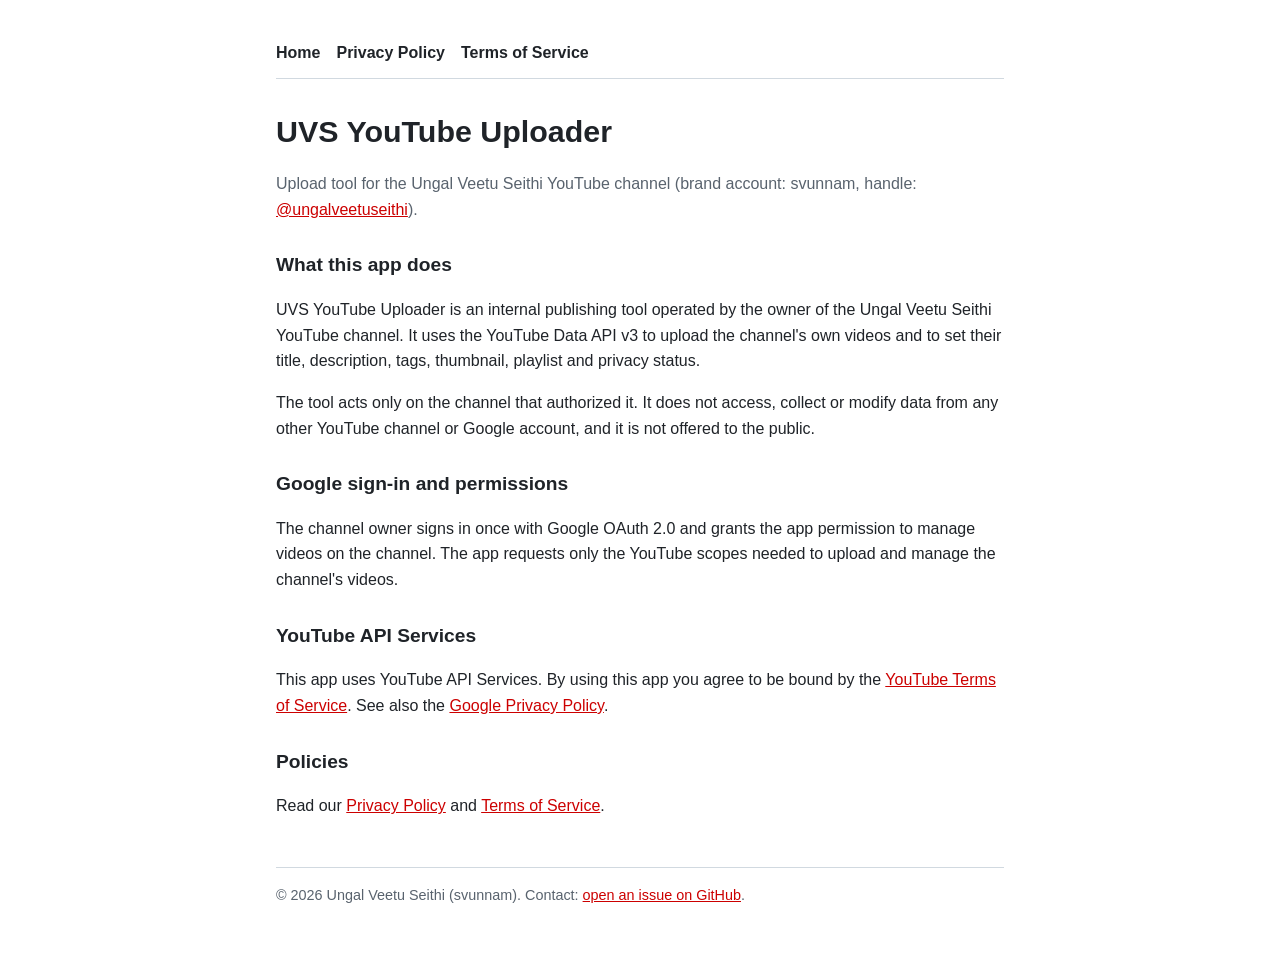
<file: index.html>
<!doctype html>
<html lang="en">
<head>
<meta charset="utf-8">
<meta name="viewport" content="width=device-width, initial-scale=1">
<title>UVS YouTube Uploader</title>
<meta name="description" content="UVS YouTube Uploader - the upload tool used by the Ungal Veetu Seithi (svunnam) YouTube channel.">
<link rel="stylesheet" href="style.css">
</head>
<body>
<main>
<nav><a href="./">Home</a><a href="privacy.html">Privacy Policy</a><a href="terms.html">Terms of Service</a></nav>
<h1>UVS YouTube Uploader</h1>
<p class="muted">Upload tool for the Ungal Veetu Seithi YouTube channel (brand account: svunnam, handle: <a href="https://www.youtube.com/@ungalveetuseithi">@ungalveetuseithi</a>).</p>

<h2>What this app does</h2>
<p>UVS YouTube Uploader is an internal publishing tool operated by the owner of the Ungal Veetu Seithi YouTube channel. It uses the YouTube Data API v3 to upload the channel's own videos and to set their title, description, tags, thumbnail, playlist and privacy status.</p>
<p>The tool acts only on the channel that authorized it. It does not access, collect or modify data from any other YouTube channel or Google account, and it is not offered to the public.</p>

<h2>Google sign-in and permissions</h2>
<p>The channel owner signs in once with Google OAuth 2.0 and grants the app permission to manage videos on the channel. The app requests only the YouTube scopes needed to upload and manage the channel's videos.</p>

<h2>YouTube API Services</h2>
<p>This app uses YouTube API Services. By using this app you agree to be bound by the <a href="https://www.youtube.com/t/terms">YouTube Terms of Service</a>. See also the <a href="https://policies.google.com/privacy">Google Privacy Policy</a>.</p>

<h2>Policies</h2>
<p>Read our <a href="privacy.html">Privacy Policy</a> and <a href="terms.html">Terms of Service</a>.</p>

<footer>&copy; 2026 Ungal Veetu Seithi (svunnam). Contact: <a href="https://github.com/jodiefrankk664-lgtm/uvs-youtube-uploader/issues">open an issue on GitHub</a>.</footer>
</main>
</body>
</html>
</file>
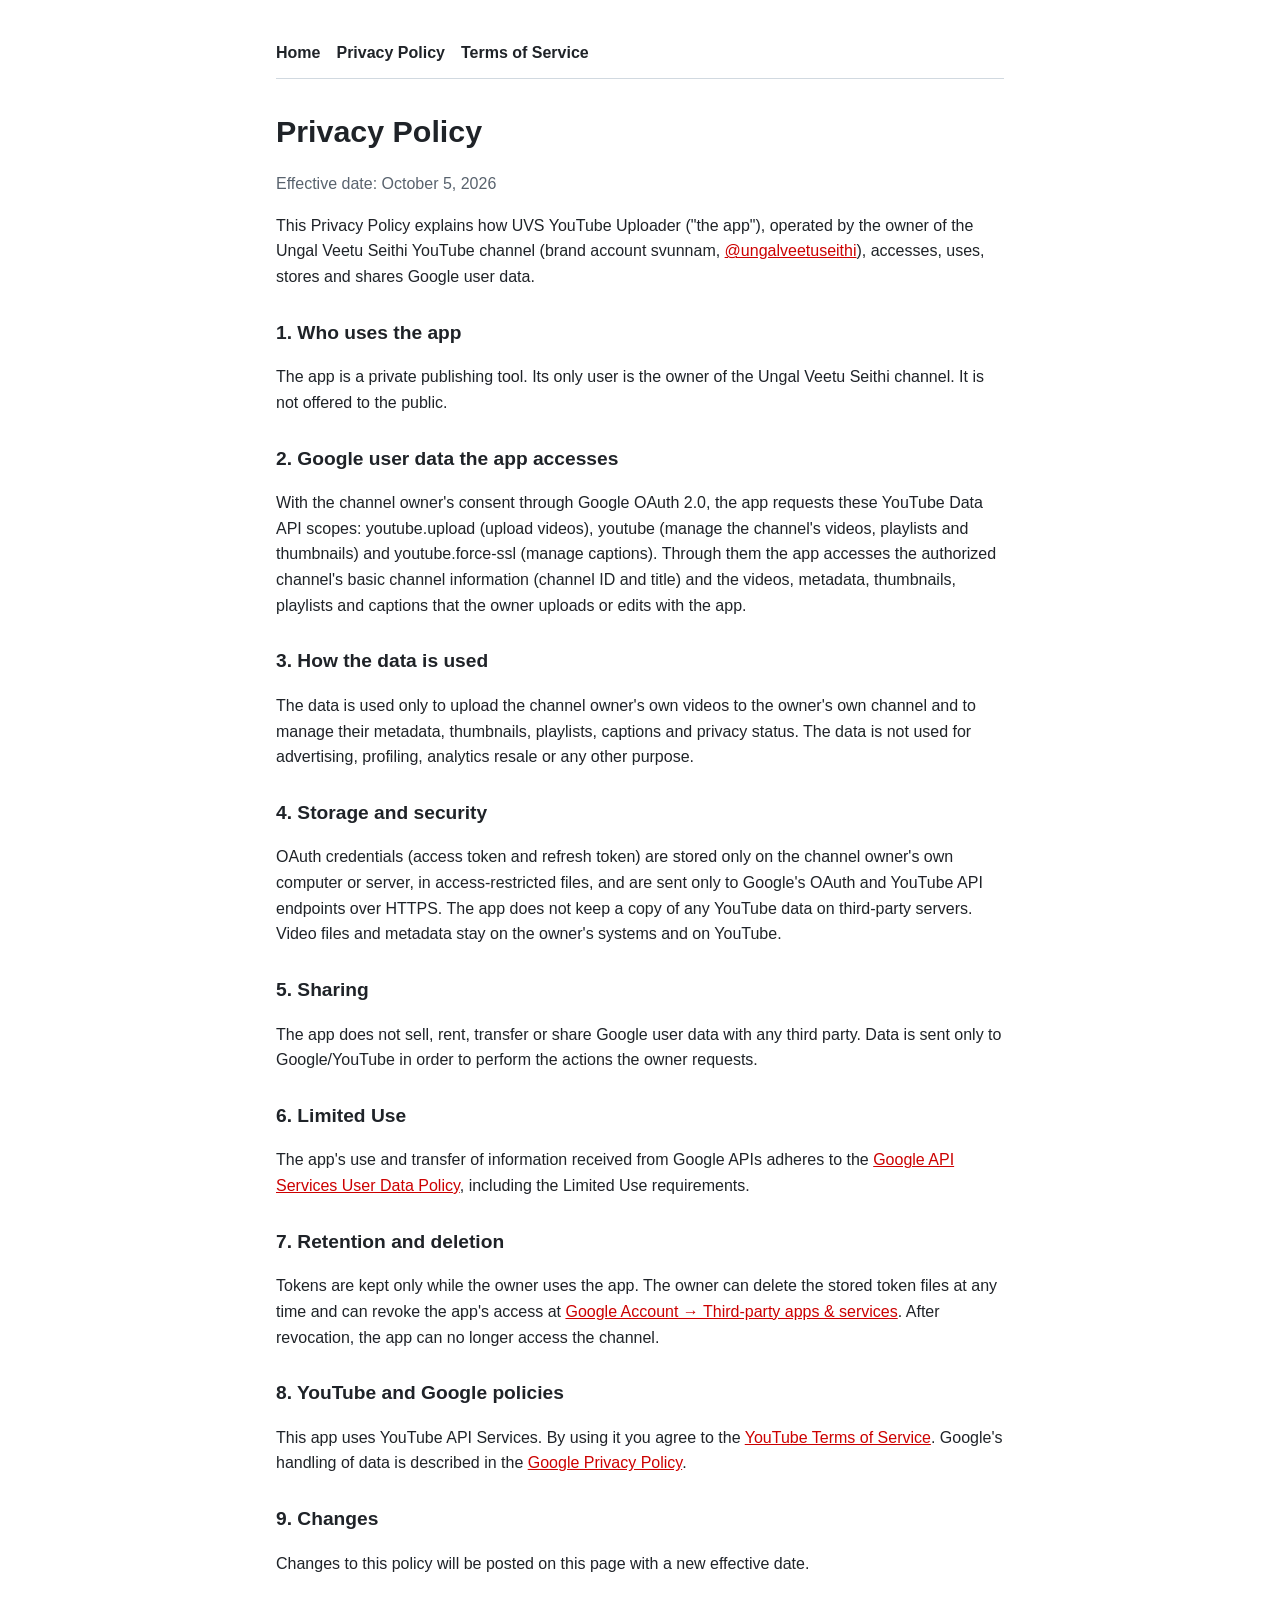
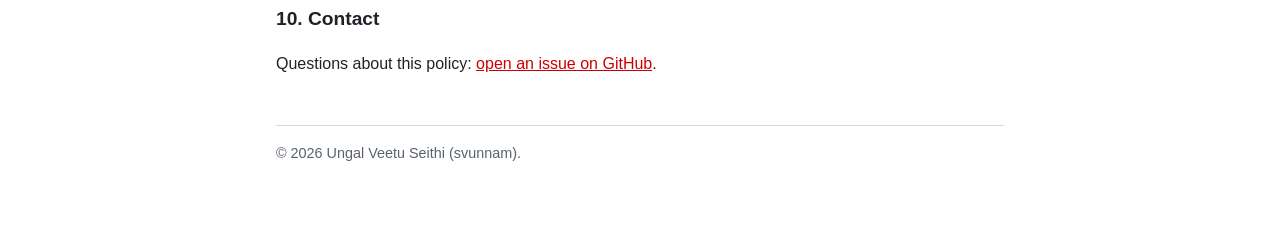
<file: privacy.html>
<!doctype html>
<html lang="en">
<head>
<meta charset="utf-8">
<meta name="viewport" content="width=device-width, initial-scale=1">
<title>Privacy Policy - UVS YouTube Uploader</title>
<link rel="stylesheet" href="style.css">
</head>
<body>
<main>
<nav><a href="./">Home</a><a href="privacy.html">Privacy Policy</a><a href="terms.html">Terms of Service</a></nav>
<h1>Privacy Policy</h1>
<p class="muted">Effective date: October 5, 2026</p>

<p>This Privacy Policy explains how UVS YouTube Uploader ("the app"), operated by the owner of the Ungal Veetu Seithi YouTube channel (brand account svunnam, <a href="https://www.youtube.com/@ungalveetuseithi">@ungalveetuseithi</a>), accesses, uses, stores and shares Google user data.</p>

<h2>1. Who uses the app</h2>
<p>The app is a private publishing tool. Its only user is the owner of the Ungal Veetu Seithi channel. It is not offered to the public.</p>

<h2>2. Google user data the app accesses</h2>
<p>With the channel owner's consent through Google OAuth 2.0, the app requests these YouTube Data API scopes: youtube.upload (upload videos), youtube (manage the channel's videos, playlists and thumbnails) and youtube.force-ssl (manage captions). Through them the app accesses the authorized channel's basic channel information (channel ID and title) and the videos, metadata, thumbnails, playlists and captions that the owner uploads or edits with the app.</p>

<h2>3. How the data is used</h2>
<p>The data is used only to upload the channel owner's own videos to the owner's own channel and to manage their metadata, thumbnails, playlists, captions and privacy status. The data is not used for advertising, profiling, analytics resale or any other purpose.</p>

<h2>4. Storage and security</h2>
<p>OAuth credentials (access token and refresh token) are stored only on the channel owner's own computer or server, in access-restricted files, and are sent only to Google's OAuth and YouTube API endpoints over HTTPS. The app does not keep a copy of any YouTube data on third-party servers. Video files and metadata stay on the owner's systems and on YouTube.</p>

<h2>5. Sharing</h2>
<p>The app does not sell, rent, transfer or share Google user data with any third party. Data is sent only to Google/YouTube in order to perform the actions the owner requests.</p>

<h2>6. Limited Use</h2>
<p>The app's use and transfer of information received from Google APIs adheres to the <a href="https://developers.google.com/terms/api-services-user-data-policy">Google API Services User Data Policy</a>, including the Limited Use requirements.</p>

<h2>7. Retention and deletion</h2>
<p>Tokens are kept only while the owner uses the app. The owner can delete the stored token files at any time and can revoke the app's access at <a href="https://myaccount.google.com/permissions">Google Account &rarr; Third-party apps &amp; services</a>. After revocation, the app can no longer access the channel.</p>

<h2>8. YouTube and Google policies</h2>
<p>This app uses YouTube API Services. By using it you agree to the <a href="https://www.youtube.com/t/terms">YouTube Terms of Service</a>. Google's handling of data is described in the <a href="https://policies.google.com/privacy">Google Privacy Policy</a>.</p>

<h2>9. Changes</h2>
<p>Changes to this policy will be posted on this page with a new effective date.</p>

<h2>10. Contact</h2>
<p>Questions about this policy: <a href="https://github.com/jodiefrankk664-lgtm/uvs-youtube-uploader/issues">open an issue on GitHub</a>.</p>

<footer>&copy; 2026 Ungal Veetu Seithi (svunnam).</footer>
</main>
</body>
</html>
</file>
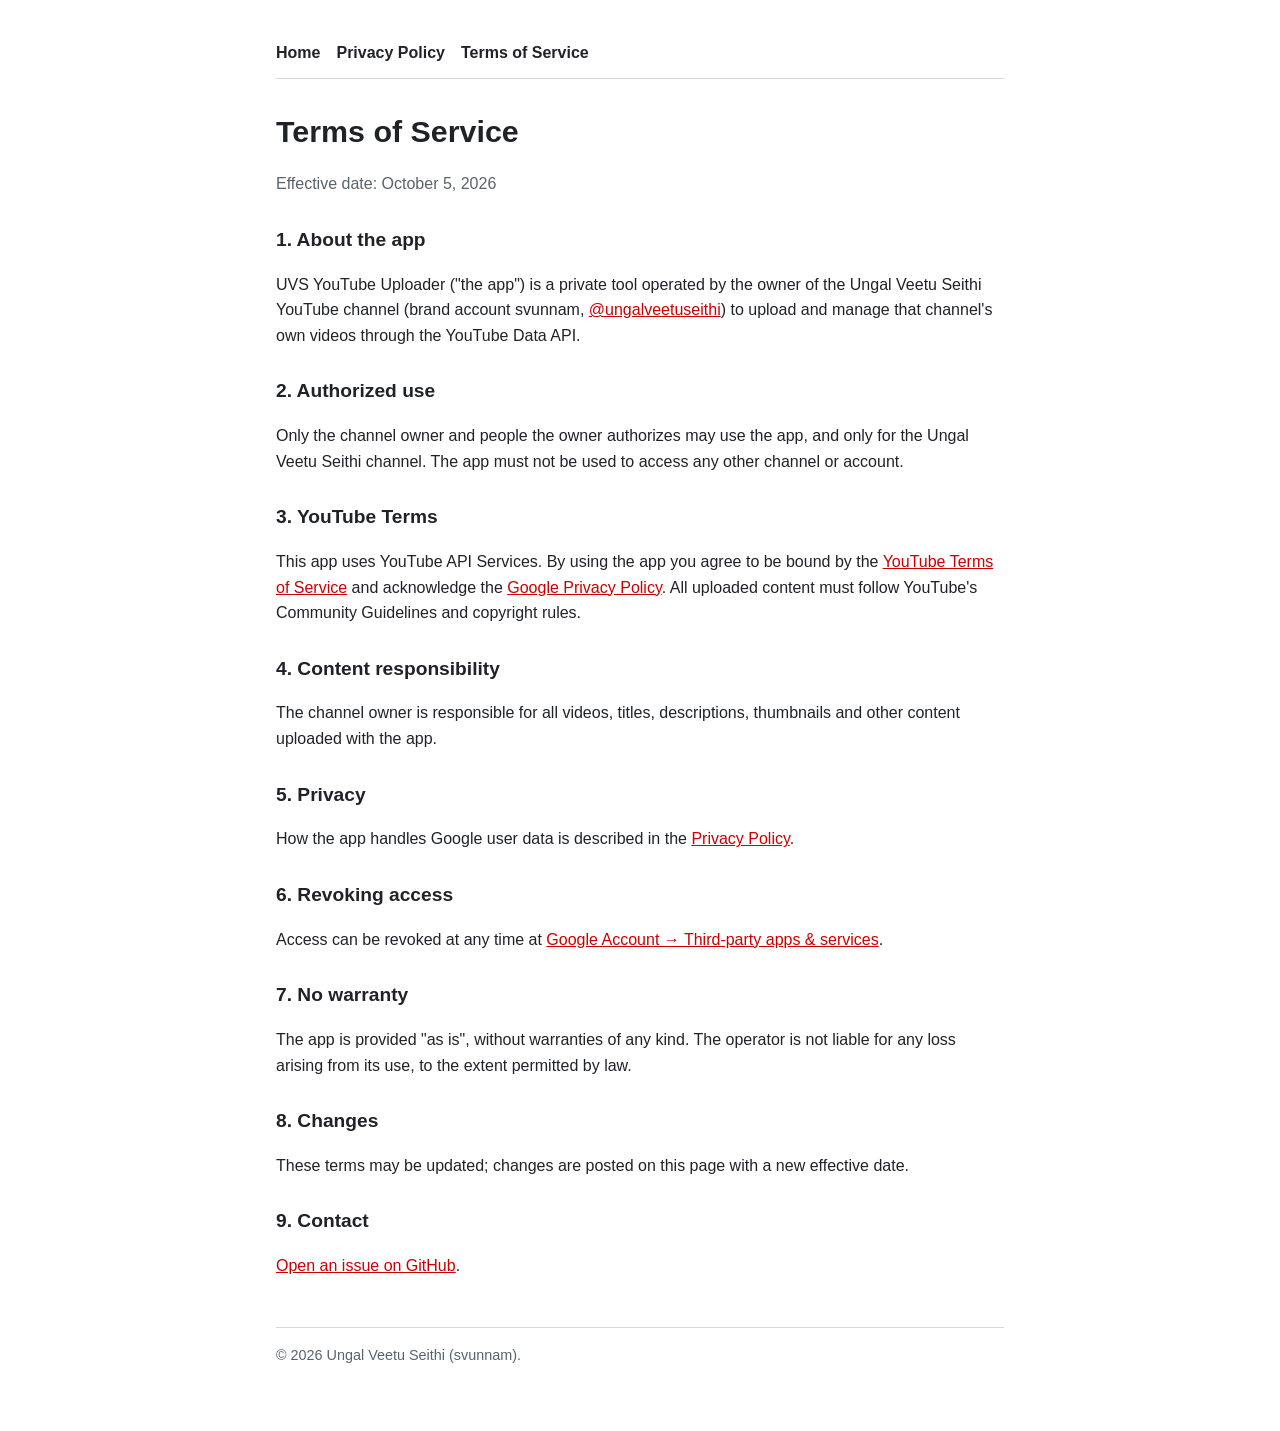
<file: terms.html>
<!doctype html>
<html lang="en">
<head>
<meta charset="utf-8">
<meta name="viewport" content="width=device-width, initial-scale=1">
<title>Terms of Service - UVS YouTube Uploader</title>
<link rel="stylesheet" href="style.css">
</head>
<body>
<main>
<nav><a href="./">Home</a><a href="privacy.html">Privacy Policy</a><a href="terms.html">Terms of Service</a></nav>
<h1>Terms of Service</h1>
<p class="muted">Effective date: October 5, 2026</p>

<h2>1. About the app</h2>
<p>UVS YouTube Uploader ("the app") is a private tool operated by the owner of the Ungal Veetu Seithi YouTube channel (brand account svunnam, <a href="https://www.youtube.com/@ungalveetuseithi">@ungalveetuseithi</a>) to upload and manage that channel's own videos through the YouTube Data API.</p>

<h2>2. Authorized use</h2>
<p>Only the channel owner and people the owner authorizes may use the app, and only for the Ungal Veetu Seithi channel. The app must not be used to access any other channel or account.</p>

<h2>3. YouTube Terms</h2>
<p>This app uses YouTube API Services. By using the app you agree to be bound by the <a href="https://www.youtube.com/t/terms">YouTube Terms of Service</a> and acknowledge the <a href="https://policies.google.com/privacy">Google Privacy Policy</a>. All uploaded content must follow YouTube's Community Guidelines and copyright rules.</p>

<h2>4. Content responsibility</h2>
<p>The channel owner is responsible for all videos, titles, descriptions, thumbnails and other content uploaded with the app.</p>

<h2>5. Privacy</h2>
<p>How the app handles Google user data is described in the <a href="privacy.html">Privacy Policy</a>.</p>

<h2>6. Revoking access</h2>
<p>Access can be revoked at any time at <a href="https://myaccount.google.com/permissions">Google Account &rarr; Third-party apps &amp; services</a>.</p>

<h2>7. No warranty</h2>
<p>The app is provided "as is", without warranties of any kind. The operator is not liable for any loss arising from its use, to the extent permitted by law.</p>

<h2>8. Changes</h2>
<p>These terms may be updated; changes are posted on this page with a new effective date.</p>

<h2>9. Contact</h2>
<p><a href="https://github.com/jodiefrankk664-lgtm/uvs-youtube-uploader/issues">Open an issue on GitHub</a>.</p>

<footer>&copy; 2026 Ungal Veetu Seithi (svunnam).</footer>
</main>
</body>
</html>
</file>
<file: style.css>
:root{--bg:#ffffff;--fg:#1f2328;--muted:#59636e;--accent:#cc0000;--line:#d1d9e0}
@media (prefers-color-scheme: dark){:root{--bg:#0d1117;--fg:#e6edf3;--muted:#9198a1;--accent:#ff5c5c;--line:#30363d}}
*{box-sizing:border-box}
body{margin:0;background:var(--bg);color:var(--fg);font:16px/1.6 -apple-system,BlinkMacSystemFont,"Segoe UI",Roboto,Helvetica,Arial,sans-serif}
main{max-width:760px;margin:0 auto;padding:40px 16px 64px}
nav{display:flex;gap:16px;flex-wrap:wrap;border-bottom:1px solid var(--line);padding-bottom:12px;margin-bottom:28px}
nav a{color:var(--fg);text-decoration:none;font-weight:600}
nav a:hover{color:var(--accent)}
h1{font-size:1.9rem;margin:0 0 8px}
h2{font-size:1.2rem;margin:28px 0 8px}
p,li{color:var(--fg)}
.muted{color:var(--muted)}
a{color:var(--accent)}
footer{margin-top:48px;border-top:1px solid var(--line);padding-top:16px;font-size:.9rem;color:var(--muted)}
</file>
